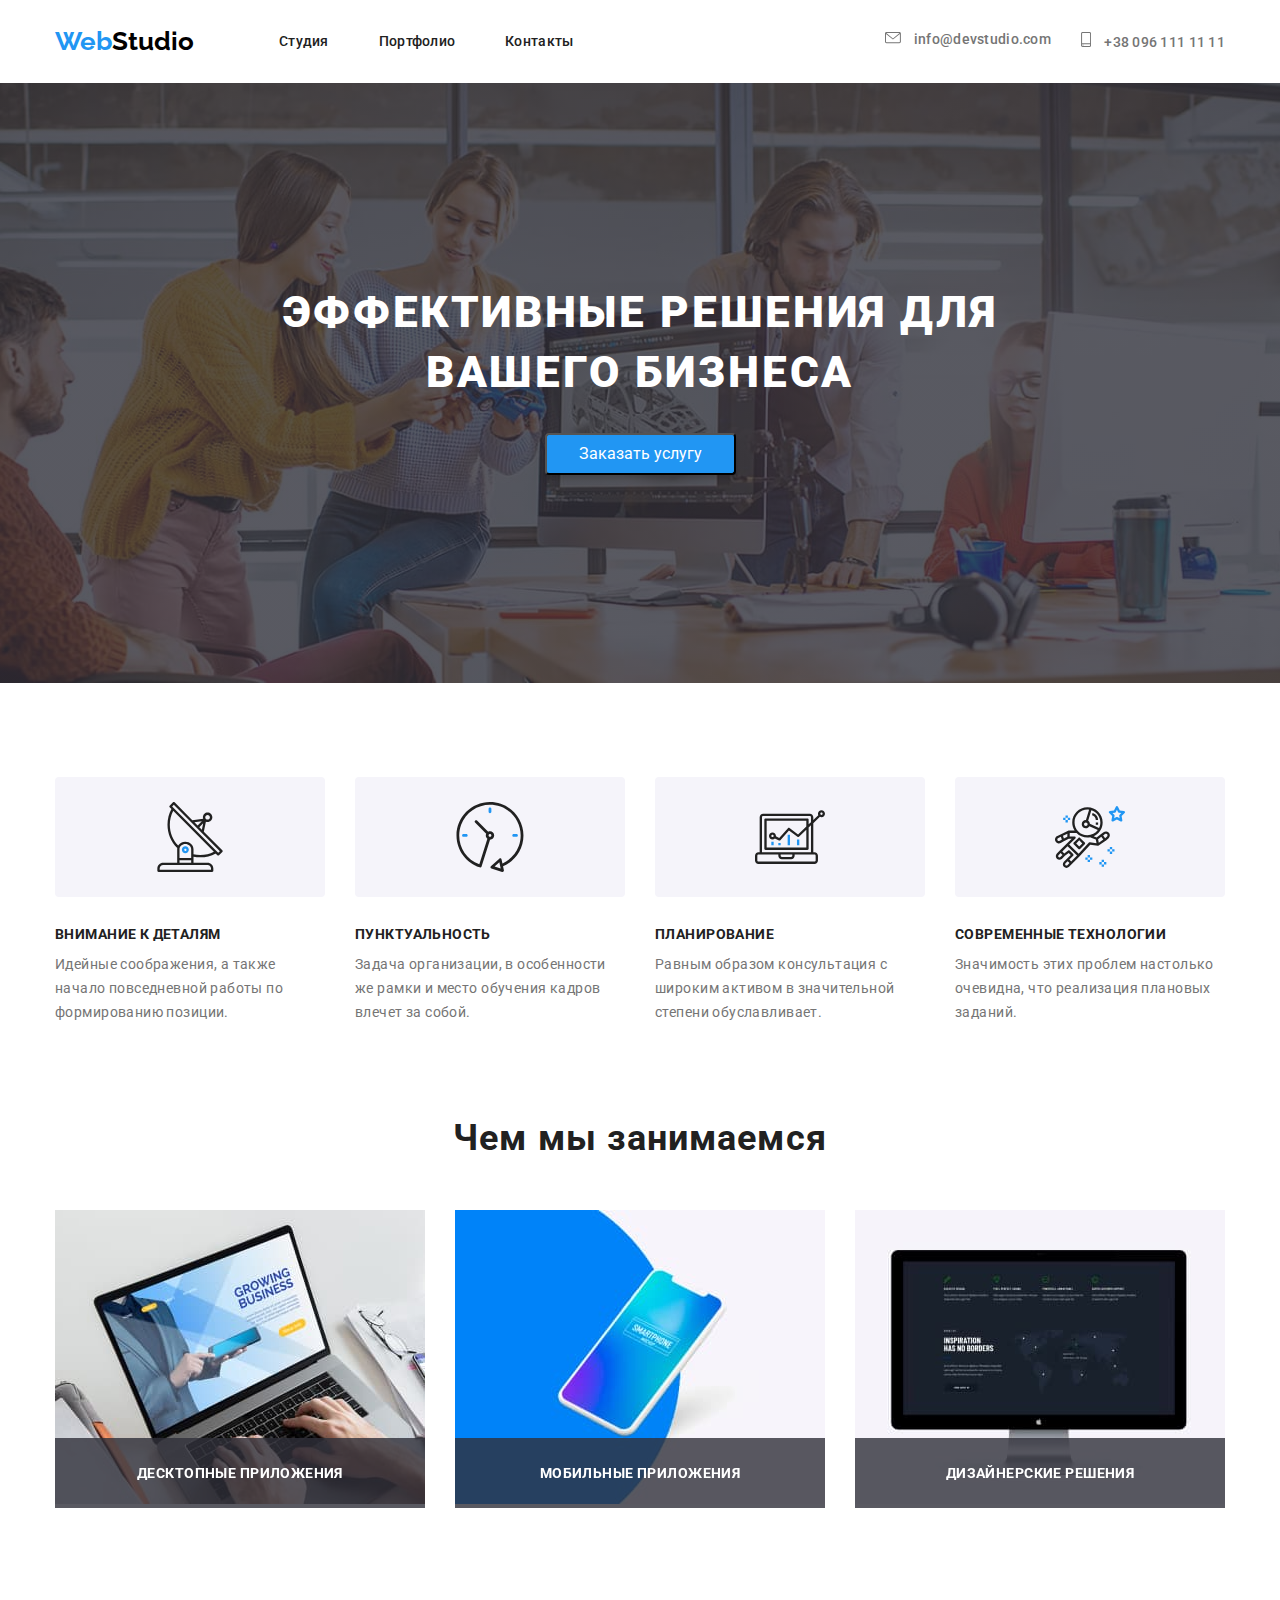
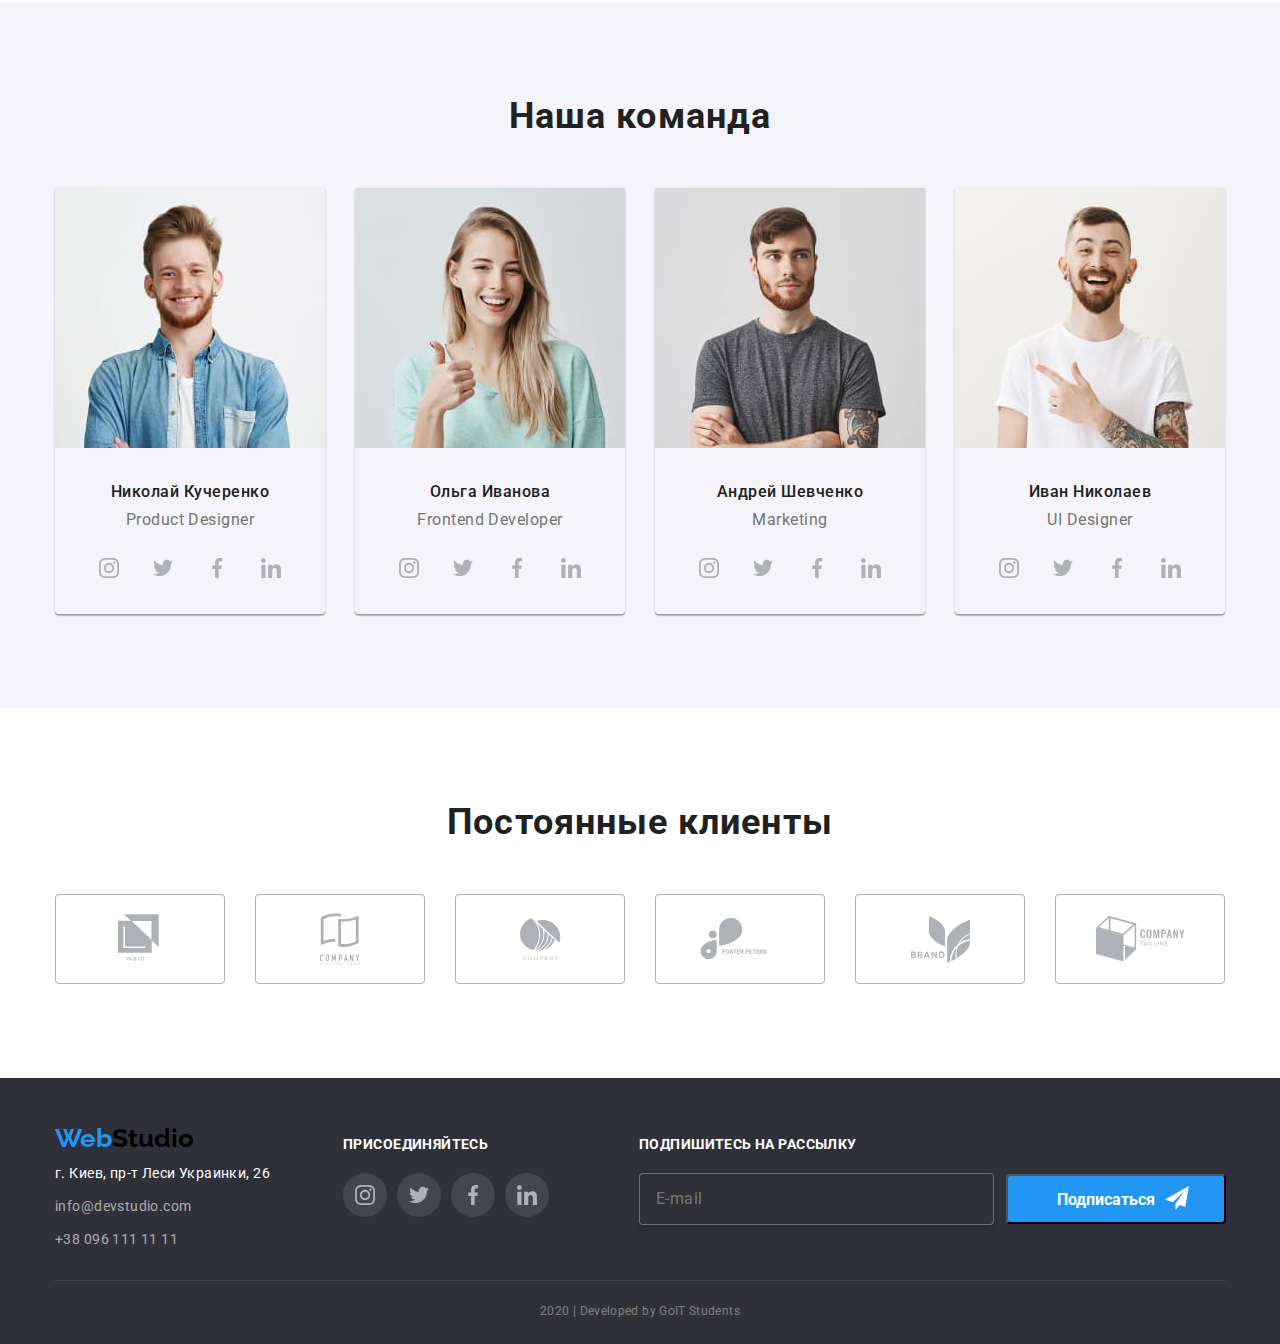
<file: index.html>
<!DOCTYPE html>
<html lang="ru">
  <head>
    <meta charset="UTF-8" />
    <meta name="viewport" content="width=device-width, initial-scale=1.0" />
    <title>Студия</title>
    <link href="https://fonts.googleapis.com/css2?family=Raleway:wght@400;700&family=Roboto:wght@400;500;700&display=swap" rel="stylesheet">
    <link rel="stylesheet" href="https://cdnjs.cloudflare.com/ajax/libs/modern-normalize/0.6.0/modern-normalize.min.css">
    <link rel="stylesheet" href="./css/main.min.css">
    <!-- <link rel="stylesheet" href="./css/normalize.css">
    <link rel="stylesheet" href="./css/main.css" /> -->
  </head>
  <body>
    <!-- menu navigation and contacts -->
    <header>
      <div class="container nav-flex">

        <a href="./index.html" class="logo"><span class="logo-design">Web</span>Studio</a>
      <nav>
        <ul class="menu-nav list">
          <li class="item">
            <a href="./index.html" class="link-nav underline-link">Студия</a>
          </li>
          <li class="item">
            <a href="./portfolio.html" target="_blank" class="link-nav underline-link">Портфолио</a>
          </li>
          <li class="item">
            <a href="" target="_blank" class="link-nav underline-link">Контакты</a>
          </li>
        </ul>
      </nav>
      
          <ul class="contact-nav list">
            <li class="item">
              <a href="mailto:info@devstudio.com" class="link-contact">
                <svg class="icon-contact-mail">
                  <use href="./images/symbol-defs.svg#mail"></use>
                </svg>
              info@devstudio.com</a>
            </li>
            <li class="item">
              <a href="tel:+380961111111" class="link-contact">
                <svg class="icon-contact-phon">
                  <use href="./images/symbol-defs.svg#smartphone"></use>
                </svg>
              +38 096 111 11 11</a>
            </li>
          </ul>
        
      </div>
    </header>
    <!-- view port -->
    <main>
      <!-- service order -->
      <section class="hero">
         <div class="hero-background">

        <h1 class="hero-title reset">эффективные решения для вашего бизнеса</h1>

        <button class="hero-button" data-modal-open>Заказать услугу</button>

             <div class="backdrop is-hidden" data-modal>
               <div class="modal">
                 <p class="modal-title">Оставьте свои данные, мы вам перезвоним</p>
                 
                 <div class="modal-close" data-modal-close>
                 <svg class="modal-close-icon" width="12" height="12" >
                  <use href="./images/symbol-defs.svg#close"> </use>
                </svg>
                </div>

                 <form autocomplete="off">

                 <div class="modal-form">
                   <input class="modal-fild" type="text" name="user-name" id="name" placeholder=" ">
                   <label class="modal-label" for="name">Имя</label>
                                      
                   <svg class="modal-icon" width="12" height="12" >
                    <use href="./images/symbol-defs.svg#person"> </use>
                  </svg>
                  </div>

                 <div class="modal-form">
                  <input class="modal-fild" type="tel" name="tel" id="tel" placeholder=" ">
                  <label class="modal-label" for="tel">Телефон</label>
                                  
                  <svg class="modal-icon" width="13" height="13">
                    <use href="./images/symbol-defs.svg#tell"> </use>
                  </svg>
                  </div>

                 <div class="modal-form">
                  <input class="modal-fild" type="email" name="email" id="email" placeholder=" ">
                  <label class="modal-label" for="email">Почта</label>
                                    
                  <svg class="modal-icon" width="15" height="12">
                    <use href="./images/symbol-defs.svg#email"> </use>
                  </svg>
                  </div>

                 <div class="form-textarea">
                  <textarea class="modal-textarea" name="comment" id="comment" placeholder=" "></textarea>
                  <label class="textarea-label" for="comment">Комментарий</label>
                 </div>
                                          <!-- checkbox -->
                                
                  <label class="checkbox-label">
                    <input class="checkbox" type="checkbox">
                  <span class="checkbox-icon"></span>
                    Соглашаюсь с рассылкой и принимаю 
                    <a class="checkbox-accept" href="">Условия договора</a>
                  </label>
                            
                 </form>

                 <button class="button-close" type="submit" data-modal-close>Отправить</button>
               
                </div>
             </div>
      
         </div>
      </section>
      <!-- company features -->
      <section class="section">
        <div class="container">
        <!-- invisible heading -->
        <h2 class="invisible">Преимущества компании</h2>

        <ul class="features list">
          <li class="item">
           <div class="icon">
            <svg class="icon-features">
              <use href="./images/symbol-defs.svg#antenna"> </use>
            </svg>
          </div>
            <h3 class="title reset">Внимание к деталям</h3>
            <p class="features-text reset">
              Идейные соображения, а также начало повседневной работы по
              формированию позиции.
            </p>
          </li>
          <li class="item">
            <div class="icon">
            <svg class="icon-features">
              <use href="./images/symbol-defs.svg#clock"> </use>
            </svg>
            </div>
            <h3 class="title reset">Пунктуальность</h3>
            <p class="features-text reset">
              Задача организации, в особенности же рамки и место обучения кадров
              влечет за собой.
            </p>
          </li>
          <li class="item">
            <div class="icon">
            <svg class="icon-features">
              <use href="./images/symbol-defs.svg#diagram"> </use>
            </svg>
          </div>
            <h3 class="title reset">Планирование</h3>
            <p class="features-text reset">
              Равным образом консультация с широким активом в значительной
              степени обуславливает.
            </p>
          </li>
          <li class="item">
            <div class="icon">
            <svg class="icon-features">
              <use href="./images/symbol-defs.svg#astronaut"> </use>
            </svg>
          </div>
            <h3 class="title reset">Современные технологии</h3>
            <p class="features-text reset">
              Значимость этих проблем настолько очевидна, что реализация
              плановых заданий.
            </p>
          </li>
        </ul>
      </div>
      </section>
      <!-- activity of the company -->
      <section class="section">
        <div class="container">
        <h2 class="section-title reset">Чем мы занимаемся</h2>

        <ul class="activity list">
          <li class="item activity-product">
            <img src="./images/img.jpg" alt="ноутбук" width="370" />
            <p class="activity-text reset">Десктопные приложения</p>
          </li>
          <li class="item activity-product">
            <img src="./images/box.jpg" alt="мобильный телефон" width="370" />
            <p class="activity-text reset">Мобильные приложения</p>
          </li>
          <li class="item activity-product">
            <img src="./images/img-m.jpg" alt="монитор" width="370" />
            <p class="activity-text reset">Дизайнерские решения</p>
          </li>
        </ul>
      </div>
      </section>
      <!-- command structure -->
      <section class="section-command">
        <div class="container">
        <h2 class="section-title reset">Наша команда</h2>

        <ul class="command list">
          <li class="item command-shadow">
            <img class="command-foto" src="./images/img-foto1.jpg" alt="фото Джона" width="270" />

            <h3 class="command-name reset">Николай Кучеренко</h3>
            <p class="command-text reset">Product Designer</p>
            <div>
            <ul class="social-first list">
              <li class="icon-item">
                <a href="" class="social-link">
                 <svg class="icon-social">
                 <use href="./images/symbol-defs.svg#instagram"> </use>
                </svg>
               </a>
              </li>
              <li class="icon-item">
                <a href="" class="social-link">
                  <svg class="icon-social">
                  <use href="./images/symbol-defs.svg#twitter"> </use>
                 </svg>
               </a>
              </li>
              <li class="icon-item">
                <a href="" class="social-link">
                 <svg class="icon-social">
                 <use href="./images/symbol-defs.svg#facebook"> </use>
               </svg>
               </a>
              </li>
              <li class="icon-item">
                <a href="" class="social-link">
                  <svg class="icon-social">
                  <use href="./images/symbol-defs.svg#linkedin"> </use>
               </svg>
               </a>
              </li>
            </ul>
            </div>
          </li>
          <li class="item command-shadow">
            <img class="command-foto" src="./images/img-foto2.jpg" alt="фото Марты" width="270" />

            <h3 class="command-name reset">Ольга Иванова</h3>
            <p class="command-text reset">Frontend Developer</p>
            <div>
              <ul class="social-first list">
                <li class="icon-item">
                  <a href="" class="social-link">
                   <svg class="icon-social">
                   <use href="./images/symbol-defs.svg#instagram"> </use>
                  </svg>
                 </a>
                </li>
                <li class="icon-item">
                  <a href="" class="social-link">
                    <svg class="icon-social">
                    <use href="./images/symbol-defs.svg#twitter"> </use>
                   </svg>
                 </a>
                </li>
                <li class="icon-item">
                  <a href="" class="social-link">
                   <svg class="icon-social">
                   <use href="./images/symbol-defs.svg#facebook"> </use>
                 </svg>
                 </a>
                </li>
                <li class="icon-item">
                  <a href="" class="social-link">
                    <svg class="icon-social">
                    <use href="./images/symbol-defs.svg#linkedin"> </use>
                 </svg>
                 </a>
                </li>
              </ul>
              </div>
          </li>
          <li class="item command-shadow">
            <img class="command-foto" src="./images/img-foto3.jpg" alt="фото Роберта" width="270" />

            <h3 class="command-name reset">Андрей Шевченко</h3>
            <p class="command-text reset">Marketing</p>
            <div>
              <ul class="social-first list">
                <li class="icon-item">
                  <a href="" class="social-link">
                   <svg class="icon-social">
                   <use href="./images/symbol-defs.svg#instagram"> </use>
                  </svg>
                 </a>
                </li>
                <li class="icon-item">
                  <a href="" class="social-link">
                    <svg class="icon-social">
                    <use href="./images/symbol-defs.svg#twitter"> </use>
                   </svg>
                 </a>
                </li>
                <li class="icon-item">
                  <a href="" class="social-link">
                   <svg class="icon-social">
                   <use href="./images/symbol-defs.svg#facebook"> </use>
                 </svg>
                 </a>
                </li>
                <li class="icon-item">
                  <a href="" class="social-link">
                    <svg class="icon-social">
                    <use href="./images/symbol-defs.svg#linkedin"> </use>
                 </svg>
                 </a>
                </li>
              </ul>
              </div>
          </li>
          <li class="item command-shadow">
            <img class="command-foto" src="./images/img-foto4.jpg" alt="фото Мартина" width="270" />

            <h3 class="command-name reset">Иван Николаев</h3>
            <p class="command-text reset" >UI Designer</p>
            <div>
              <ul class="social-first list">
                <li class="icon-item">
                  <a href="" class="social-link">
                   <svg class="icon-social">
                   <use href="./images/symbol-defs.svg#instagram"> </use>
                  </svg>
                 </a>
                </li>
                <li class="icon-item">
                  <a href="" class="social-link">
                    <svg class="icon-social">
                    <use href="./images/symbol-defs.svg#twitter"> </use>
                   </svg>
                 </a>
                </li>
                <li class="icon-item">
                  <a href="" class="social-link">
                   <svg class="icon-social">
                   <use href="./images/symbol-defs.svg#facebook"> </use>
                 </svg>
                 </a>
                </li>
                <li class="icon-item">
                  <a href="" class="social-link">
                    <svg class="icon-social">
                    <use href="./images/symbol-defs.svg#linkedin"> </use>
                 </svg>
                 </a>
                </li>
              </ul>
              </div>
          </li>
        </ul>
      </div>
      </section>
      <!-- company partners -->
      <section class="section">
        <div class="container">
        <h2 class="section-title reset">Постоянные клиенты</h2>

        <ul class="company list">
          <li class="item">
            <a href="" target="_blank" class="company-link">
              <svg class="icon-company" height="50" width="45">
                <use href="./images/symbol-defs.svg#logo1"></use>
              </svg>
            </a>
          </li>
          <li class="item">
            <a href="" target="_blank" class="company-link">
              <svg class="icon-company" height="52" width="40">
                <use href="./images/symbol-defs.svg#logo2"></use>
              </svg>
            </a>
          </li>
          <li class="item">
            <a href="" target="_blank" class="company-link">
              <svg class="icon-company" height="43" width="41">
                <use href="./images/symbol-defs.svg#logo3"></use>
              </svg>
            </a>
          </li>
          <li class="item">
            <a href="" target="_blank" class="company-link">
              <svg class="icon-company" height="42" width="80">
                <use href="./images/symbol-defs.svg#logo4"></use>
              </svg>
            </a>
          </li>
          <li class="item">
            <a href="" target="_blank" class="company-link">
              <svg class="icon-company" height="47" width="59">
                <use href="./images/symbol-defs.svg#logo5"></use>
              </svg>
            </a>
          </li>
          <li class="item">
            <a href="" target="_blank" class="company-link">
              <svg class="icon-company" height="46" width="89">
                <use href="./images/symbol-defs.svg#logo6"></use>
              </svg>
            </a>
          </li>
        </ul>
      </div>
      </section>
    </main>
    <!-- bottom section -->
    <footer>
      <div class="container">
      <!-- invisible heading -->
      <h2 class="invisible">Контакты</h2>
<div class="footer-flex">

<div class="address">
      <a href="./index.html" class="logo logo-footer"><span class="logo-design">Web</span>Studio</a>

      <address>
        <p class="address-text reset">г. Киев, пр-т Леси Украинки, 26</p>
      </address>
        <ul class="contact-footer list">
          <li>
            <a href="mailto:info@devstudio.com" class="link-footer mail-footer"
            >info@devstudio.com</a>
          </li>
          <li>
            <a href="tel:+380961111111" class="link-footer phon-footer"
            >+38 096 111 11 11</a>
          </li>
        </ul>
      
</div>
<div class="social">
      <b class="social-contact">присоединяйтесь</b>

      <ul class="social-list list">
        <li class="icon-footer">
          <a href="" class="social-link-second">
          <svg class="icon-social">
          <use href="./images/symbol-defs.svg#instagram"> </use>
         </svg>
        </a>
      </li>
        <li class="icon-footer">
          <a href="" class="social-link-second">
          <svg class="icon-social">
          <use href="./images/symbol-defs.svg#twitter"> </use>
         </svg>
        </a>
      </li>
        <li class="icon-footer">
          <a href="" class="social-link-second">
          <svg class="icon-social">
          <use href="./images/symbol-defs.svg#facebook"> </use>
        </svg>
      </a>
    </li>
        <li class="icon-footer">
          <a href="" class="social-link-second">
          <svg class="icon-social">
          <use href="./images/symbol-defs.svg#linkedin"> </use>
       </svg>
      </a>
    </li>
      </ul>
</div>
<div class="subscribe">
  <b class="subscribe-contact">подпишитесь на рассылку</b>

      <div class="footer-form">
<form>
  <label>
    <input type="email" name="email" placeholder="E-mail" class="footer-form-input">
  </label>
</form>
      <button class="button-footer" type="button">Подписаться
        <svg class="icon-send">
          <use href="./images/symbol-defs.svg#send"> </use>
        </svg>
      </button>
    </div>
</div>

</div>
<div class="cont-flex">
      <p class="cont-flex-copy reset">2020 | Developed by GoIT Students</p>
</div>

     </div>
    </footer>
    <script src="./js/modal.js"></script>
  </body>
</html>
</file>
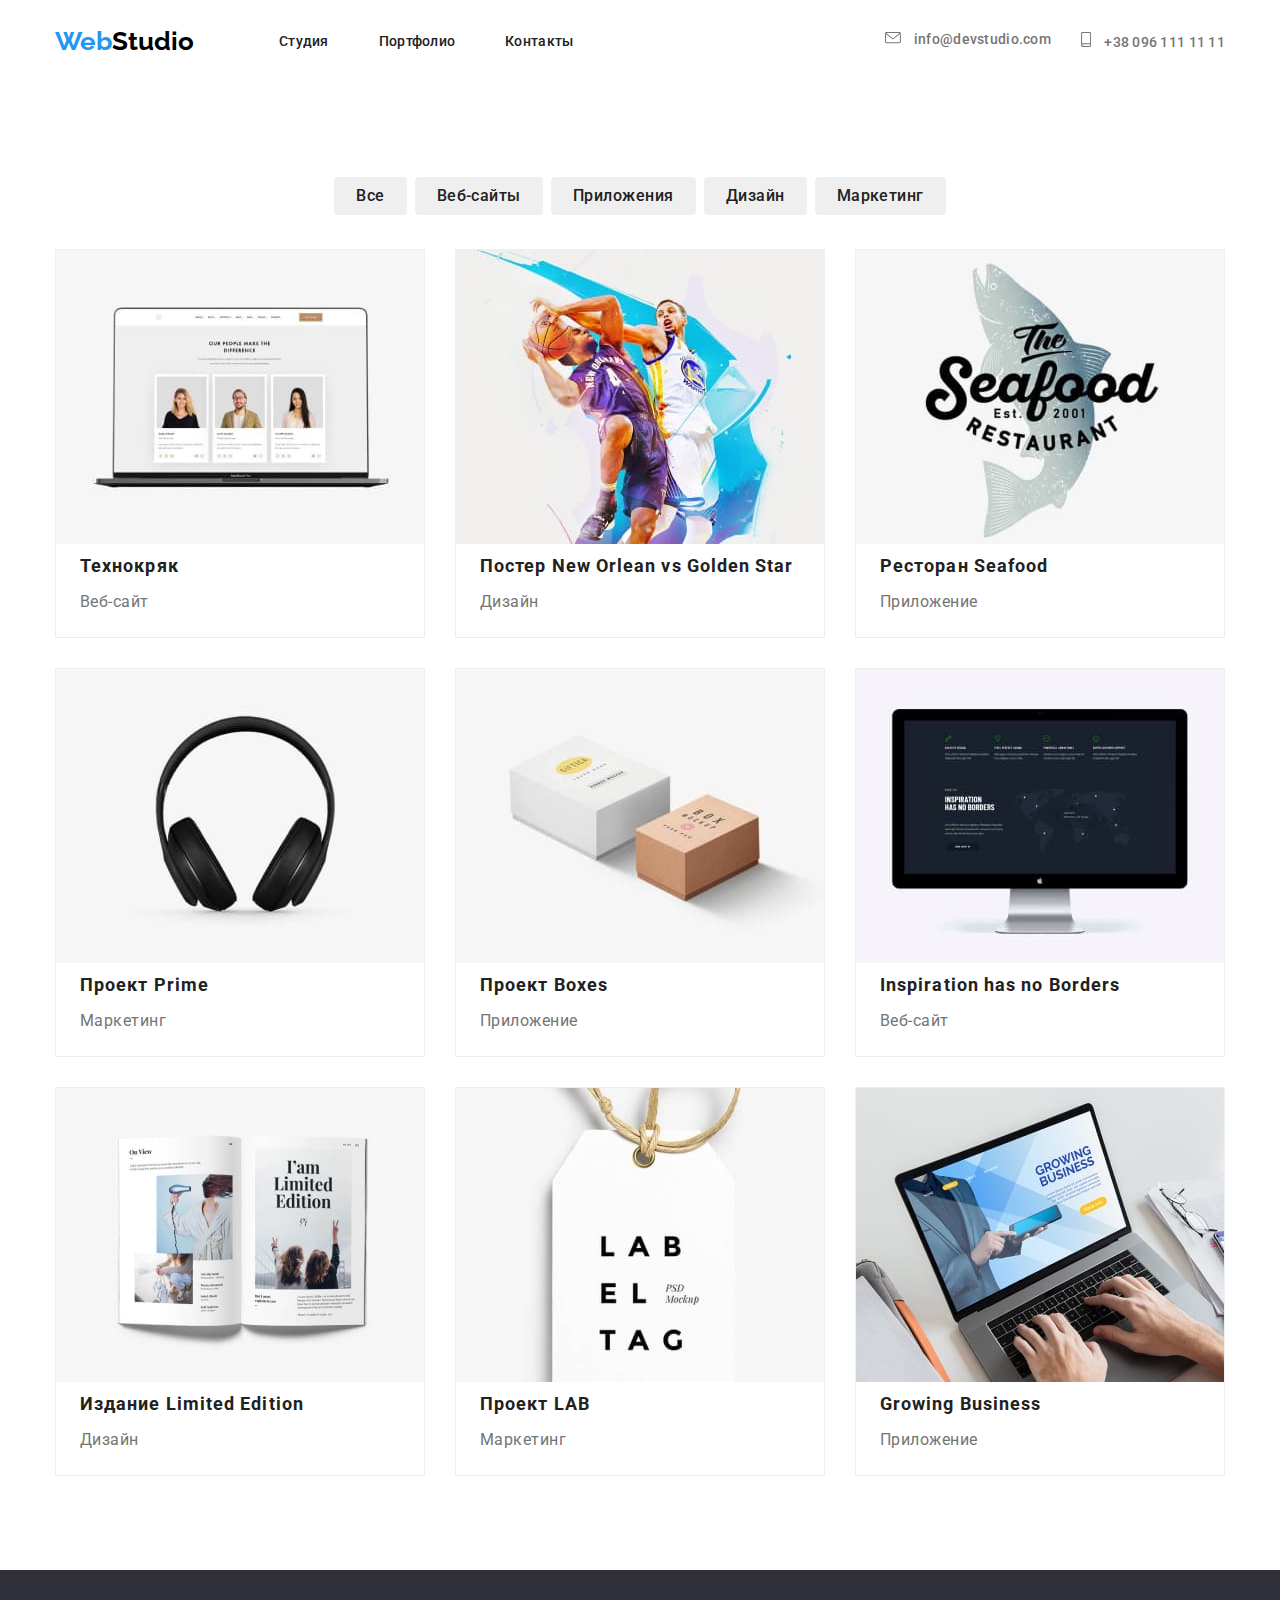
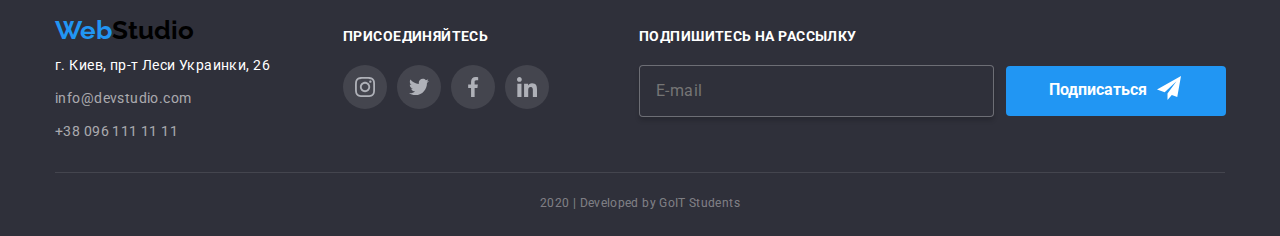
<file: portfolio.html>
<!DOCTYPE html>
<html lang="ru">
  <head>
    <meta charset="UTF-8" />
    <meta name="viewport" content="width=device-width, initial-scale=1.0" />
    <title>Портфолио</title>
    <link href="https://fonts.googleapis.com/css2?family=Raleway:wght@400;700&family=Roboto:wght@400;500;700&display=swap" rel="stylesheet">
    <link rel="stylesheet" href="https://cdnjs.cloudflare.com/ajax/libs/modern-normalize/0.6.0/modern-normalize.min.css">
    <link rel="stylesheet" href="./css/portfolio.min.css">
    <!-- <link rel="stylesheet" href="./css/normalize.css">
    <link rel="stylesheet" href="./css/main.css" /> -->
  </head>
  <body>
    <!-- menu navigation and contacts -->
    <header>
      <div class="container nav-flex">

        <a href="./index.html" class="logo"><span class="logo-design">Web</span>Studio</a>
      <nav>
        <ul class="menu-nav list">
          <li class="item">
            <a href="./index.html" class="link-nav underline-link">Студия</a>
          </li>
          <li class="item">
            <a href="./portfolio.html" target="_blank" class="link-nav underline-link">Портфолио</a>
          </li>
          <li class="item">
            <a href="" target="_blank" class="link-nav underline-link">Контакты</a>
          </li>
        </ul>
      </nav>
      
          <ul class="contact-nav list">
            <li class="item">
              <a href="mailto:info@devstudio.com" class="link-contact">
                <svg class="icon-contact-mail">
                  <use href="./images/symbol-defs.svg#mail"></use>
                </svg>
              info@devstudio.com</a>
            </li>
            <li class="item">
              <a href="tel:+380961111111" class="link-contact">
                <svg class="icon-contact-phon">
                  <use href="./images/symbol-defs.svg#smartphone"></use>
                </svg>
              +38 096 111 11 11</a>
            </li>
          </ul>
        
      </div>
    </header>
    <!-- view port -->
    <main>
      <!-- Portfolio -->
      <section class="section-gallery">

        <div class="container">
        <!-- invisible heading -->
        <h1 class="invisible">Примеры работ</h1>
        <!-- button filter -->
        <ul class="button-filter list">
          <li class="item">
            <button class="button-first button-second" type="button">Все</button>
          </li>
          <li class="item">
            <button class="button-first button-second"  type="button">Веб-сайты</button>
          </li>
          <li class="item">
            <button class="button-first button-second" type="button">Приложения</button>
          </li>
          <li class="item">
            <button class="button-first button-second" type="button">Дизайн</button>
          </li>
          <li class="item">
            <button class="button-first button-second" type="button">Маркетинг</button>
          </li>
        </ul>
        <!-- list of works -->
        <ul class="gallery list">
          <li class="item gallery-shadow">
            <a href="" class="product">
              
              <div class="product-thumb">
              <img src="./images/img1.jpg" alt="ноутбук" width="370" />
              <p class="hover-message">
                Технокряк это современная площадка распространения коронавируса.
                Компании используют эту платформу для цифрового шпионажа и атак
                на защищённые сервера конкурентов.
              </p>
              </div>
              
              <h2 class="gallery-title reset">Технокряк</h2>
              <p class="gallery-text reset">Веб-сайт</p>
            </a>
          </li>
          <li class="item gallery-shadow">
            <a href="" class="product">
              <div class="product-thumb">
              <img src="./images/img2.jpg" alt="баскетбол" width="370" />
              <p class="hover-message">
                Технокряк это современная площадка распространения коронавируса.
                Компании используют эту платформу для цифрового шпионажа и атак
                на защищённые сервера конкурентов.
              </p>
              </div>

              <h2 class="gallery-title reset">Постер New Orlean vs Golden Star</h2>
              <p class="gallery-text reset">Дизайн</p>
            </a>
          </li>
          <li class="item gallery-shadow">
            <a href="" class="product">
              <div class="product-thumb">
              <img src="./images/img3.jpg" alt="ресторан" width="370" />
              <p class="hover-message">
                Технокряк это современная площадка распространения коронавируса.
                Компании используют эту платформу для цифрового шпионажа и атак
                на защищённые сервера конкурентов.
              </p>
              </div>

              <h2 class="gallery-title reset">Ресторан Seafood</h2>
              <p class="gallery-text reset">Приложение</p>
            </a>
          </li>
          <li class="item gallery-shadow">
            <a href="" class="product">
              <div class="product-thumb">
              <img src="./images/img4.jpg" alt="наушники" width="370" />
              <p class="hover-message">
                Технокряк это современная площадка распространения коронавируса.
                Компании используют эту платформу для цифрового шпионажа и атак
                на защищённые сервера конкурентов.
              </p>
              </div>

              <h2 class="gallery-title reset">Проект Prime</h2>
              <p class="gallery-text reset">Маркетинг</p>
            </a>
          </li>
          <li class="item gallery-shadow">
            <a href="" class="product">
              <div class="product-thumb">
              <img src="./images/img5.jpg" alt="коробка" width="370" />
              <p class="hover-message">
                Технокряк это современная площадка распространения коронавируса.
                Компании используют эту платформу для цифрового шпионажа и атак
                на защищённые сервера конкурентов.
              </p>
              </div>

              <h2 class="gallery-title reset">Проект Boxes</h2>
              <p class="gallery-text reset">Приложение</p>
            </a>
          </li>
          <li class="item gallery-shadow">
            <a href="" class="product">
              <div class="product-thumb">
              <img src="./images/img-m.jpg" alt="монитор" width="370" />
              <p class="hover-message">
                Технокряк это современная площадка распространения коронавируса.
                Компании используют эту платформу для цифрового шпионажа и атак
                на защищённые сервера конкурентов.
              </p>
              </div>

              <h2 class="gallery-title reset" lang="en">Inspiration has no Borders</h2>
              <p class="gallery-text reset">Веб-сайт</p>
            </a>
          </li>
          <li class="item gallery-shadow">
            <a href="" class="product">
              <div class="product-thumb" >
              <img src="./images/img6.jpg" alt="журнал" width="370" />
              <p class="hover-message">
                Технокряк это современная площадка распространения коронавируса.
                Компании используют эту платформу для цифрового шпионажа и атак
                на защищённые сервера конкурентов.
              </p>
              </div>

              <h2 class="gallery-title reset">Издание Limited Edition</h2>
              <p class="gallery-text reset">Дизайн</p>
            </a>
          </li>
          <li class="item gallery-shadow">
            <a href="" class="product">
              <div class="product-thumb">
              <img src="./images/img7.jpg" alt="бирка" width="370" />
              <p class="hover-message">
                Технокряк это современная площадка распространения коронавируса.
                Компании используют эту платформу для цифрового шпионажа и атак
                на защищённые сервера конкурентов.
              </p>
              </div>

              <h2 class="gallery-title reset">Проект LAB</h2>
              <p class="gallery-text reset">Маркетинг</p>
            </a>
          </li>
          <li class="item gallery-shadow">
            <a href="" class="product">
              <div class="product-thumb">
              <img src="./images/img.jpg" alt="ноутбук" width="370" />
              <p class="hover-message">
                Технокряк это современная площадка распространения коронавируса.
                Компании используют эту платформу для цифрового шпионажа и атак
                на защищённые сервера конкурентов.
              </p>
              </div>

              <h2 class="gallery-title reset" lang="en">Growing Business</h2>
              <p class="gallery-text reset">Приложение</p>
            </a>
          </li>
        </ul>
      </div>
      </section>
    </main>
    <!-- bottom section -->
    <footer>
      <div class="container">
      <!-- invisible heading -->
      <h2 class="invisible">Контакты</h2>
      <div class="footer-flex">

      <div class="address">
      <a href="./index.html" class="logo logo-footer"><span class="logo-design">Web</span>Studio</a>

      <address>
        <p class="address-text reset">г. Киев, пр-т Леси Украинки, 26</p>

        <ul class="contact-footer list">
          <li>
            <a href="mailto:info@devstudio.com" class="link-footer mail-footer"
            >info@devstudio.com</a>
          </li>
          <li>
            <a href="tel:+380961111111" class="link-footer phon-footer"
            >+38 096 111 11 11</a>
          </li>
        </ul>
      </address>
      </div>
      <div class="social">
      <b class="social-contact">присоединяйтесь</b>

      <ul class="social-list list">
        <li class="icon-footer">
          <a href="" class="social-link-second">
          <svg class="icon-social">
          <use href="./images/symbol-defs.svg#instagram"> </use>
         </svg>
        </a>
      </li>
        <li class="icon-footer">
          <a href="" class="social-link-second">
          <svg class="icon-social">
          <use href="./images/symbol-defs.svg#twitter"> </use>
         </svg>
        </a>
      </li>
        <li class="icon-footer">
          <a href="" class="social-link-second">
          <svg class="icon-social">
          <use href="./images/symbol-defs.svg#facebook"> </use>
        </svg>
      </a>
    </li>
        <li class="icon-footer">
          <a href="" class="social-link-second">
          <svg class="icon-social">
          <use href="./images/symbol-defs.svg#linkedin"> </use>
       </svg>
      </a>
    </li>
      </ul>
      </div>
      <div class="subscribe">
        <b class="subscribe-contact">подпишитесь на рассылку</b>
  
        <div class="footer-form">
  <form>
    <label>
      <input type="email" name="email" placeholder="E-mail" class="footer-form-input">
    </label>
  </form>
        <button class="button-footer" type="button">Подписаться
          <svg class="icon-send">
            <use href="./images/symbol-defs.svg#send"> </use>
          </svg>
        </button>
      </div>
  </div>

      </div>
      <div class="cont-flex">
      <p class="cont-flex-copy reset">2020 | Developed by GoIT Students</p>
      </div>

     </div>
    </footer>
  </body>
</html>
</file>
<file: css/main.min.css>
body{color:#757575;background-color:#fff;font-family:"Roboto",sans;font-style:normal}.list{padding:0;margin:0;list-style:none}.reset{margin-top:0}.invisible{display:none}.container{width:1200px;padding-left:15px;padding-right:15px;margin-left:auto;margin-right:auto}.section{margin-bottom:94px}.section-title{margin-bottom:50px;color:#212121;font-weight:bold;font-size:36px;line-height:1.16;text-align:center;letter-spacing:0.03em}.title{margin-bottom:10px;color:#212121;font-weight:bold;font-size:14px;line-height:1.14;letter-spacing:0.03em;text-transform:uppercase}.logo{color:#000000;font-family:"Raleway",sans-serif;font-weight:bold;font-size:26px;line-height:1.20;text-decoration:none}.logo-design{color:#2196F3}.logo-footer{display:inline-block;margin-bottom:8px}.nav-flex{display:-webkit-box;display:-ms-flexbox;display:flex;-webkit-box-align:center;-ms-flex-align:center;align-items:center}.menu-nav{display:-webkit-box;display:-ms-flexbox;display:flex;margin-left:85px}.menu-nav .item{position:relative}.menu-nav .item:not(:last-child){margin-right:50px}.menu-nav .link-nav{display:block;padding-top:32px;padding-bottom:32px;color:#212121;font-weight:500;font-size:14px;line-height:1.14;letter-spacing:0.02em;text-decoration:none}.menu-nav .link-nav:hover,.menu-nav .link-nav:focus{color:#2196F3;outline:transparent}.underline-link::after{content:'';display:block;position:absolute;width:100%;height:4px;background-color:#2196F3;border-radius:2px;left:0;bottom:0;-webkit-transform:scaleX(0);transform:scaleX(0)}.underline-link:hover::after,.underline-link:focus::after,.underline-link:active::after{-webkit-transform:scaleX(1);transform:scaleX(1);-webkit-transition-duration:250ms;transition-duration:250ms;-webkit-transition-timing-function:cubic-bezier(0.4, 0, 0.2, 1);transition-timing-function:cubic-bezier(0.4, 0, 0.2, 1);outline:transparent}.contact-nav{display:-webkit-box;display:-ms-flexbox;display:flex;margin-left:auto}.contact-nav .item:not(:last-child){margin-right:30px}.contact-nav .link-contact{display:block;padding-top:32px;padding-bottom:32px;color:#757575;font-style:normal;font-weight:500;font-size:14px;line-height:1.14;letter-spacing:0.02em;text-decoration:none}.contact-nav .link-contact:hover,.contact-nav .link-contact:focus{color:#2196F3;outline:transparent}.link-contact .icon-contact-mail{fill:#757575}.icon-contact-mail{height:12px;width:16px;margin-right:10px}.link-contact:hover,.link-contact:focus .icon-contact-mail{--color3: #2196F3;outline:transparent}.link-contact .icon-contact-phon{fill:#757575}.icon-contact-phon{height:15px;width:10px;margin-right:10px}.link-contact:hover,.link-contact:focus .icon-contact-mail{--color3: #2196F3;outline:transparent}footer{background-color:#2F303A}.footer-flex{display:-webkit-box;display:-ms-flexbox;display:flex}.address{margin-top:45px}.address-text{margin-bottom:9px;min-width:220px;color:#fff;font-style:normal;font-weight:normal;font-size:14px;line-height:1.7;letter-spacing:0.03em}.mail-footer{display:inline-block;margin-bottom:9px}.phon-footer{display:inline-block;margin-bottom:28px}.contact-footer .link-footer{color:rgba(255,255,255,0.6);font-style:normal;font-weight:normal;font-size:14px;line-height:1.7;letter-spacing:0.03em;text-decoration:none}.social{-webkit-box-pack:left;-ms-flex-pack:left;justify-content:left;margin-top:57px;margin-left:68px}.social-contact{display:inline-block;margin-bottom:20px;color:#fff;font-weight:bold;font-size:14px;line-height:1.14;letter-spacing:0.03em;text-transform:uppercase}.social-list{display:-webkit-box;display:-ms-flexbox;display:flex}.icon-footer:not(:first-child){margin-left:10px}.icon-social{padding:0;margin:0;height:20px;width:20px}.social-link-second{display:-webkit-inline-box;display:-ms-inline-flexbox;display:inline-flex;-webkit-box-pack:center;-ms-flex-pack:center;justify-content:center;-webkit-box-align:center;-ms-flex-align:center;align-items:center;padding:0;margin:0;height:44px;width:44px;border-radius:50px;background-color:rgba(255,255,255,0.1)}.social-link-second:hover,.social-link-second:focus{background-color:#2196F3;outline:transparent}.social-link-second:hover,.social-link-second:focus .icon-social{--color3: #ffffff;outline:transparent}.subscribe{margin-top:57px;margin-left:90px}.subscribe-contact{display:inline-block;margin-bottom:20px;color:#fff;font-weight:bold;font-size:14px;line-height:1.14;letter-spacing:0.03em;text-transform:uppercase}.footer-form{display:-webkit-box;display:-ms-flexbox;display:flex;-webkit-box-pack:center;-ms-flex-pack:center;justify-content:center;-webkit-box-align:center;-ms-flex-align:center;align-items:center}.footer-form-input{width:355px;padding:15px 16px;border:1px solid rgba(255,255,255,0.3);-webkit-box-shadow:0px 4px 4px rgba(0,0,0,0.15);box-shadow:0px 4px 4px rgba(0,0,0,0.15);border-radius:4px;font-style:normal;font-weight:normal;font-size:16px;line-height:1.25;-webkit-box-align:center;-ms-flex-align:center;align-items:center;letter-spacing:0.03em;background:#2F303A;color:rgba(255,255,255,0.6)}.icon-send{height:24px;width:24px;margin-left:10px;margin-right:10px}.button-footer{display:-webkit-inline-box;display:-ms-inline-flexbox;display:inline-flex;-webkit-box-pack:center;-ms-flex-pack:center;justify-content:center;-webkit-box-align:left;-ms-flex-align:left;align-items:left;height:50px;width:220px;margin-left:12px;padding-top:10px;padding-left:30px;padding-bottom:10px;border-radius:4px;color:#fff;background-color:#2196F3;font-style:normal;font-weight:bold;font-size:16px;line-height:1.8;text-align:center;text-decoration:none;letter-spacing:normal}.cont-flex{padding-top:18px;padding-bottom:21px;border-top:1px solid rgba(255,255,255,0.1)}.cont-flex-copy{margin-bottom:0;color:rgba(255,255,255,0.4);font-weight:normal;font-size:12px;line-height:2;text-align:center;letter-spacing:0.03em}.hero{margin-bottom:94px;text-align:center}.hero-background{height:600px;max-width:1600px;margin-left:auto;margin-right:auto;background-position:center;background-repeat:no-repeat;background-size:cover;background-image:-webkit-gradient(linear, left top, right top, from(rgba(47,48,58,0.8)), to(rgba(47,48,58,0.8))),url("../images/Header.jpg");background-image:linear-gradient(to right, rgba(47,48,58,0.8), rgba(47,48,58,0.8)),url("../images/Header.jpg");background-color:#757575}.hero-title{padding-top:200px;padding-left:250px;padding-right:250px;margin-bottom:30px;color:#fff;font-weight:900;font-size:44px;line-height:1.36;letter-spacing:0.06em;text-align:center;text-transform:uppercase}.hero-button{display:inline-block;padding:10px 32px 10px 32px;border-radius:4px;-webkit-box-shadow:0px 4px 4px rgba(0,0,0,0.15);box-shadow:0px 4px 4px rgba(0,0,0,0.15);color:#fff;background-color:#2196F3;text-align:center;text-decoration:none}.backdrop{position:fixed;top:0;left:0;width:100%;height:100%;-webkit-transition:opacity 250ms cubic-bezier(0.4, 0, 0.2, 1);transition:opacity 250ms cubic-bezier(0.4, 0, 0.2, 1);background-color:rgba(0,0,0,0.2)}.backdrop.is-hidden{opacity:0;pointer-events:none}.backdrop.is-hidden .modal{-webkit-transform:translate(-50%, -50%) scale(1.1);transform:translate(-50%, -50%) scale(1.1)}.modal{position:absolute;top:50%;left:50%;-webkit-transform:translate(-50%, -50%) scale(1);transform:translate(-50%, -50%) scale(1);-webkit-transition:-webkit-transform 250ms cubic-bezier(0.4, 0, 0.2, 1);transition:-webkit-transform 250ms cubic-bezier(0.4, 0, 0.2, 1);transition:transform 250ms cubic-bezier(0.4, 0, 0.2, 1);transition:transform 250ms cubic-bezier(0.4, 0, 0.2, 1), -webkit-transform 250ms cubic-bezier(0.4, 0, 0.2, 1);min-width:530px;min-height:580px;background:#FFFFFF;-webkit-box-shadow:0px 2px 1px rgba(0,0,0,0.2),0px 1px 1px rgba(0,0,0,0.14),0px 1px 3px rgba(0,0,0,0.12);box-shadow:0px 2px 1px rgba(0,0,0,0.2),0px 1px 1px rgba(0,0,0,0.14),0px 1px 3px rgba(0,0,0,0.12);border-radius:4px}.modal-title{margin:0;padding:40px 40px 30px 40px;font-weight:bold;font-size:20px;line-height:1.15;text-align:center;letter-spacing:0.03em;color:#212121}.modal-close{position:absolute;top:0;right:0;display:-webkit-box;display:-ms-flexbox;display:flex;-webkit-box-pack:center;-ms-flex-pack:center;justify-content:center;-webkit-box-align:center;-ms-flex-align:center;align-items:center;margin-top:8px;margin-right:8px;width:30px;height:30px;border-radius:50px;border:1px solid rgba(0,0,0,0.1)}.modal-close-icon{fill:#212121}.modal-close:hover>.modal-close-icon{--color3: #2196F3}.modal-form{position:relative;margin-left:40px;margin-bottom:30px;margin-right:0;width:450px;height:40px}.modal-label{position:absolute;top:50%;left:40px;-webkit-transform:translateY(-50%);transform:translateY(-50%);-webkit-transition:-webkit-transform 250ms linear;transition:-webkit-transform 250ms linear;transition:transform 250ms linear;transition:transform 250ms linear, -webkit-transform 250ms linear;font-weight:normal;font-size:14px;line-height:1.1;letter-spacing:0.01em}.modal-icon{position:absolute;top:0;left:0;-webkit-transform:translate(15px, 15px);transform:translate(15px, 15px);fill:#212121}.modal-fild{width:100%;padding:10px 40px;border:1px solid rgba(33,33,33,0.2);border-radius:4px;outline:none}.modal-fild:focus{border:1px solid #2196F3;border-radius:4px}.modal-fild:focus ~ .modal-icon{--color3: #2196F3}.modal-fild:focus+.modal-label,.modal-fild:not(:placeholder-shown)+.modal-label{-webkit-transform:translate(-25px, -40px);transform:translate(-25px, -40px);color:#2196F3}textarea{resize:none}.form-textarea{position:relative;width:450px;height:120px;margin-left:40px;margin-bottom:20px}.textarea-label{position:absolute;top:0;left:0;-webkit-transform:translate(15%, 70%);transform:translate(15%, 70%);-webkit-transition:-webkit-transform 250ms linear;transition:-webkit-transform 250ms linear;transition:transform 250ms linear;transition:transform 250ms linear, -webkit-transform 250ms linear;font-weight:normal;font-size:14px;line-height:1.1;letter-spacing:0.01em}.modal-textarea{width:100%;height:120px;padding:12px 15px;border:1px solid rgba(33,33,33,0.2);border-radius:4px;outline:none}.modal-textarea:focus{border:1px solid #2196F3;border-radius:4px}.modal-textarea:focus+.textarea-label,.modal-textarea:not(:placeholder-shown)+.textarea-label{-webkit-transform:translate(15px, -20px);transform:translate(15px, -20px);color:#2196F3}.checkbox{position:absolute;-webkit-appearance:none;-moz-appearance:none;appearance:none}.checkbox-icon{display:inline-block;margin-right:9px;width:16px;height:15px;border:1px solid #212121;border-radius:1px}.checkbox:checked+.checkbox-icon{border-color:#2196F3;background-color:#2196F3;background-image:url("../images/check.svg");background-size:contain;background-origin:border-box}.checkbox-label{display:-webkit-box;display:-ms-flexbox;display:flex;-webkit-box-align:center;-ms-flex-align:center;align-items:center;margin-left:50px;font-weight:normal;font-size:14px;line-height:1.8;letter-spacing:0.03em}.checkbox-accept{margin-left:4px;color:#2196F3}.button-close{margin-top:30px;min-width:200px;min-height:50px;font-weight:bold;font-size:16px;line-height:1.8;letter-spacing:0.06em;color:#fff;background-color:#2196F3;-webkit-box-shadow:0px 4px 4px rgba(0,0,0,0.15);box-shadow:0px 4px 4px rgba(0,0,0,0.15);border-radius:4px}.features{display:-webkit-box;display:-ms-flexbox;display:flex}.features .item:not(:first-child){margin-left:30px}.features .item{width:270px}.features-text{margin-bottom:0;font-weight:normal;font-size:14px;line-height:1.7;letter-spacing:0.03em}.icon{display:-webkit-box;display:-ms-flexbox;display:flex;height:120px;width:270px;margin-bottom:30px;background:#F5F4FA;border-radius:4px;-webkit-box-pack:center;-ms-flex-pack:center;justify-content:center}.icon-features{width:70px;height:70px;margin-top:25px}.activity{display:-webkit-box;display:-ms-flexbox;display:flex}.activity .item:not(:first-child){margin-left:30px}.activity-product{position:relative}.activity-text{position:absolute;bottom:0%;left:0%;width:370px;height:70px;margin-bottom:0;padding-top:27px;font-style:normal;font-weight:bold;font-size:14px;line-height:16px;text-align:center;letter-spacing:0.03em;text-transform:uppercase;background:rgba(47,48,58,0.8);color:#fff}.section-command{margin-bottom:94px;padding-top:94px;padding-bottom:94px;background-color:#F5F4FA}.command{display:-webkit-box;display:-ms-flexbox;display:flex;-webkit-box-pack:center;-ms-flex-pack:center;justify-content:center}.command-shadow{-webkit-box-shadow:0px 2px 1px rgba(0,0,0,0.2),0px 1px 1px rgba(0,0,0,0.14),0px 1px 3px rgba(0,0,0,0.12);box-shadow:0px 2px 1px rgba(0,0,0,0.2),0px 1px 1px rgba(0,0,0,0.14),0px 1px 3px rgba(0,0,0,0.12);border-radius:0px 0px 4px 4px}.command .item:not(:first-child){margin-left:30px}.command-foto{margin-bottom:30px}.command-name{margin-bottom:10px;color:#212121;font-weight:500;font-size:16px;line-height:1.18;letter-spacing:0.03em;text-align:center}.command-text{margin-bottom:16px;font-weight:normal;font-size:16px;line-height:1.18;letter-spacing:0.03em;text-align:center}.social-first{display:-webkit-box;display:-ms-flexbox;display:flex;margin-top:16px;margin-left:32px;margin-bottom:24px;margin-right:32px}.icon-item:not(:first-child){margin-left:10px}.icon-social{padding:0;margin:0;height:20px;width:20px}.social-link{display:-webkit-inline-box;display:-ms-inline-flexbox;display:inline-flex;-webkit-box-pack:center;-ms-flex-pack:center;justify-content:center;-webkit-box-align:center;-ms-flex-align:center;align-items:center;padding:0;margin:0;height:44px;width:44px;border-radius:50px;background-color:transparent}.social-link .icon-social{fill:#AFB1B8}.social-link:hover,.social-link:focus{background-color:#2196F3;outline:transparent}.social-link:hover,.social-link:focus .icon-social{--color3: #FFFFFF;outline:transparent}.company{display:-webkit-box;display:-ms-flexbox;display:flex;-ms-flex-pack:distribute;justify-content:space-around}.company .item:not(:first-child){margin-left:30px}.company-link{display:-webkit-inline-box;display:-ms-inline-flexbox;display:inline-flex;-webkit-box-pack:center;-ms-flex-pack:center;justify-content:center;-webkit-box-align:center;-ms-flex-align:center;align-items:center;height:90px;width:170px;border:1px solid #AFB1B8;border-radius:4px}.company-link .icon-company{fill:#AFB1B8}.company-link:hover,.company-link:focus{border:1px solid #2196F3;border-radius:4px;outline:transparent}.company-link:hover,.company-link:focus .icon-company{--color3: #2196F3;outline:transparent}
/*# sourceMappingURL=main.min.css.map */
</file>
<file: css/main.css>
body {
  color: #757575;
  background-color: #ffffff;
  font-family: "Roboto", sans;
  font-style: normal;
}

/* hiden mark; reset ul */
.list {
  padding: 0;
  margin: 0;
  list-style: none;
}

/* reset (h, p) */
.reset {
  margin-top: 0;
}

/* temporary hide */
.invisible {
  display: none;
}

/* main-div */
.container {
  width: 1200px;
  padding-left: 15px;
  padding-right: 15px;
  margin-left: auto;
  margin-right: auto;
  /* outline: 2px solid tomato;  */
}

.section {
  margin-bottom: 94px;
}

/* main - section */
/* h2 */
.section-title {
  margin-bottom: 50px;
  color: #212121;
  font-weight: bold;
  font-size: 36px;
  line-height: 1.16;
  text-align: center;
  letter-spacing: 0.03em;
}

/* h3  */
.title {
  margin-bottom: 10px;
  color: #212121;
  font-weight: bold;
  font-size: 14px;
  line-height: 1.14;
  letter-spacing: 0.03em;
  text-transform: uppercase;
}

/* logo */
.logo {
  color: #000000;
  font-family: "Raleway", sans-serif;
  font-weight: bold;
  font-size: 26px;
  line-height: 1.20;
  text-decoration: none;
}

.logo-design {
  color: #2196F3;
}

.logo-footer {
  display: inline-block;
  margin-bottom: 8px;
}

/* navigation */
.nav-flex {
  display: -webkit-box;
  display: -ms-flexbox;
  display: flex;
  -webkit-box-align: center;
      -ms-flex-align: center;
          align-items: center;
}

.menu-nav {
  display: -webkit-box;
  display: -ms-flexbox;
  display: flex;
  margin-left: 85px;
}

.menu-nav .item {
  position: relative;
}

.menu-nav .item:not(:last-child) {
  margin-right: 50px;
}

.menu-nav .link-nav {
  display: block;
  padding-top: 32px;
  padding-bottom: 32px;
  color: #212121;
  font-weight: 500;
  font-size: 14px;
  line-height: 1.14;
  letter-spacing: 0.02em;
  text-decoration: none;
}

.menu-nav .link-nav:hover, .menu-nav .link-nav:focus {
  color: #2196F3;
  outline: transparent;
}

.underline-link::after {
  content: '';
  display: block;
  position: absolute;
  width: 100%;
  height: 4px;
  background-color: #2196F3;
  border-radius: 2px;
  left: 0;
  bottom: 0;
  -webkit-transform: scaleX(0);
          transform: scaleX(0);
}

.underline-link:hover::after,
.underline-link:focus::after,
.underline-link:active::after {
  -webkit-transform: scaleX(1);
          transform: scaleX(1);
  -webkit-transition-duration: 250ms;
          transition-duration: 250ms;
  -webkit-transition-timing-function: cubic-bezier(0.4, 0, 0.2, 1);
          transition-timing-function: cubic-bezier(0.4, 0, 0.2, 1);
  outline: transparent;
}

/* contact */
.contact-nav {
  display: -webkit-box;
  display: -ms-flexbox;
  display: flex;
  margin-left: auto;
}

.contact-nav .item:not(:last-child) {
  margin-right: 30px;
}

.contact-nav .link-contact {
  display: block;
  padding-top: 32px;
  padding-bottom: 32px;
  color: #757575;
  font-style: normal;
  font-weight: 500;
  font-size: 14px;
  line-height: 1.14;
  letter-spacing: 0.02em;
  text-decoration: none;
}

.contact-nav .link-contact:hover, .contact-nav .link-contact:focus {
  color: #2196F3;
  outline: transparent;
}

/* icon-contact */
.link-contact .icon-contact-mail {
  fill: #757575;
}

.icon-contact-mail {
  height: 12px;
  width: 16px;
  margin-right: 10px;
}

.link-contact:hover,
.link-contact:focus .icon-contact-mail {
  --color3: #2196F3;
  outline: transparent;
}

.link-contact .icon-contact-phon {
  fill: #757575;
}

.icon-contact-phon {
  height: 15px;
  width: 10px;
  margin-right: 10px;
}

.link-contact:hover,
.link-contact:focus .icon-contact-mail {
  --color3: #2196F3;
  outline: transparent;
}

footer {
  background-color: #2F303A;
}

/* footer container */
.footer-flex {
  display: -webkit-box;
  display: -ms-flexbox;
  display: flex;
}

/* address container */
.address {
  margin-top: 45px;
}

.address-text {
  margin-bottom: 9px;
  min-width: 220px;
  color: #ffffff;
  font-style: normal;
  font-weight: normal;
  font-size: 14px;
  line-height: 1.7;
  letter-spacing: 0.03em;
}

.mail-footer {
  display: inline-block;
  margin-bottom: 9px;
}

.phon-footer {
  display: inline-block;
  margin-bottom: 28px;
}

.contact-footer .link-footer {
  color: rgba(255, 255, 255, 0.6);
  font-style: normal;
  font-weight: normal;
  font-size: 14px;
  line-height: 1.7;
  letter-spacing: 0.03em;
  text-decoration: none;
}

/* social container */
.social {
  -webkit-box-pack: left;
      -ms-flex-pack: left;
          justify-content: left;
  margin-top: 57px;
  margin-left: 68px;
}

.social-contact {
  display: inline-block;
  margin-bottom: 20px;
  color: #ffffff;
  font-weight: bold;
  font-size: 14px;
  line-height: 1.14;
  letter-spacing: 0.03em;
  text-transform: uppercase;
}

.social-list {
  display: -webkit-box;
  display: -ms-flexbox;
  display: flex;
}

.icon-footer:not(:first-child) {
  margin-left: 10px;
}

.icon-social {
  padding: 0;
  margin: 0;
  height: 20px;
  width: 20px;
}

.social-link-second {
  display: -webkit-inline-box;
  display: -ms-inline-flexbox;
  display: inline-flex;
  -webkit-box-pack: center;
      -ms-flex-pack: center;
          justify-content: center;
  -webkit-box-align: center;
      -ms-flex-align: center;
          align-items: center;
  padding: 0;
  margin: 0;
  height: 44px;
  width: 44px;
  border-radius: 50px;
  background-color: rgba(255, 255, 255, 0.1);
}

.social-link-second:hover, .social-link-second:focus {
  background-color: #2196F3;
  outline: transparent;
}

.social-link-second:hover,
.social-link-second:focus .icon-social {
  --color3: #ffffff;
  outline: transparent;
}

/* subscriber container */
.subscribe {
  margin-top: 57px;
  margin-left: 90px;
}

.subscribe-contact {
  display: inline-block;
  margin-bottom: 20px;
  color: #ffffff;
  font-weight: bold;
  font-size: 14px;
  line-height: 1.14;
  letter-spacing: 0.03em;
  text-transform: uppercase;
}

.footer-form {
  display: -webkit-box;
  display: -ms-flexbox;
  display: flex;
  -webkit-box-pack: center;
      -ms-flex-pack: center;
          justify-content: center;
  -webkit-box-align: center;
      -ms-flex-align: center;
          align-items: center;
}

.footer-form-input {
  width: 355px;
  padding: 15px 16px;
  border: 1px solid rgba(255, 255, 255, 0.3);
  -webkit-box-shadow: 0px 4px 4px rgba(0, 0, 0, 0.15);
          box-shadow: 0px 4px 4px rgba(0, 0, 0, 0.15);
  border-radius: 4px;
  font-style: normal;
  font-weight: normal;
  font-size: 16px;
  line-height: 1.25;
  -webkit-box-align: center;
      -ms-flex-align: center;
          align-items: center;
  letter-spacing: 0.03em;
  background: #2F303A;
  color: rgba(255, 255, 255, 0.6);
}

.icon-send {
  height: 24px;
  width: 24px;
  margin-left: 10px;
  margin-right: 10px;
}

.button-footer {
  display: -webkit-inline-box;
  display: -ms-inline-flexbox;
  display: inline-flex;
  -webkit-box-pack: center;
      -ms-flex-pack: center;
          justify-content: center;
  -webkit-box-align: left;
      -ms-flex-align: left;
          align-items: left;
  height: 50px;
  width: 220px;
  margin-left: 12px;
  padding-top: 10px;
  padding-left: 30px;
  padding-bottom: 10px;
  border-radius: 4px;
  color: #ffffff;
  background-color: #2196F3;
  font-style: normal;
  font-weight: bold;
  font-size: 16px;
  line-height: 1.8;
  text-align: center;
  text-decoration: none;
  letter-spacing: normal;
}

/* copy container */
.cont-flex {
  padding-top: 18px;
  padding-bottom: 21px;
  border-top: 1px solid rgba(255, 255, 255, 0.1);
}

.cont-flex-copy {
  margin-bottom: 0;
  color: rgba(255, 255, 255, 0.4);
  font-weight: normal;
  font-size: 12px;
  line-height: 2;
  text-align: center;
  letter-spacing: 0.03em;
}

/* section - service order */
.hero {
  margin-bottom: 94px;
  text-align: center;
}

.hero-background {
  height: 600px;
  max-width: 1600px;
  margin-left: auto;
  margin-right: auto;
  background-position: center;
  background-repeat: no-repeat;
  background-size: cover;
  background-image: -webkit-gradient(linear, left top, right top, from(rgba(47, 48, 58, 0.8)), to(rgba(47, 48, 58, 0.8))), url("../images/Header.jpg");
  background-image: linear-gradient(to right, rgba(47, 48, 58, 0.8), rgba(47, 48, 58, 0.8)), url("../images/Header.jpg");
  background-color: #757575;
}

.hero-title {
  padding-top: 200px;
  padding-left: 250px;
  padding-right: 250px;
  margin-bottom: 30px;
  color: #ffffff;
  font-weight: 900;
  font-size: 44px;
  line-height: 1.36;
  letter-spacing: 0.06em;
  text-align: center;
  text-transform: uppercase;
}

.hero-button {
  display: inline-block;
  /* min-width: 200px; */
  /* margin-bottom: 200px; */
  padding: 10px 32px 10px 32px;
  border-radius: 4px;
  -webkit-box-shadow: 0px 4px 4px rgba(0, 0, 0, 0.15);
          box-shadow: 0px 4px 4px rgba(0, 0, 0, 0.15);
  color: #ffffff;
  background-color: #2196F3;
  text-align: center;
  text-decoration: none;
}

.backdrop {
  position: fixed;
  top: 0;
  left: 0;
  width: 100%;
  height: 100%;
  -webkit-transition: opacity 250ms cubic-bezier(0.4, 0, 0.2, 1);
  transition: opacity 250ms cubic-bezier(0.4, 0, 0.2, 1);
  background-color: rgba(0, 0, 0, 0.2);
}

.backdrop.is-hidden {
  opacity: 0;
  pointer-events: none;
}

.backdrop.is-hidden .modal {
  -webkit-transform: translate(-50%, -50%) scale(1.1);
          transform: translate(-50%, -50%) scale(1.1);
}

.modal {
  position: absolute;
  top: 50%;
  left: 50%;
  -webkit-transform: translate(-50%, -50%) scale(1);
          transform: translate(-50%, -50%) scale(1);
  -webkit-transition: -webkit-transform 250ms cubic-bezier(0.4, 0, 0.2, 1);
  transition: -webkit-transform 250ms cubic-bezier(0.4, 0, 0.2, 1);
  transition: transform 250ms cubic-bezier(0.4, 0, 0.2, 1);
  transition: transform 250ms cubic-bezier(0.4, 0, 0.2, 1), -webkit-transform 250ms cubic-bezier(0.4, 0, 0.2, 1);
  min-width: 530px;
  min-height: 580px;
  background: #FFFFFF;
  -webkit-box-shadow: 0px 2px 1px rgba(0, 0, 0, 0.2), 0px 1px 1px rgba(0, 0, 0, 0.14), 0px 1px 3px rgba(0, 0, 0, 0.12);
          box-shadow: 0px 2px 1px rgba(0, 0, 0, 0.2), 0px 1px 1px rgba(0, 0, 0, 0.14), 0px 1px 3px rgba(0, 0, 0, 0.12);
  border-radius: 4px;
}

.modal-title {
  margin: 0;
  padding: 40px 40px 30px 40px;
  font-weight: bold;
  font-size: 20px;
  line-height: 1.15;
  text-align: center;
  letter-spacing: 0.03em;
  color: #212121;
}

.modal-close {
  position: absolute;
  top: 0;
  right: 0;
  display: -webkit-box;
  display: -ms-flexbox;
  display: flex;
  -webkit-box-pack: center;
      -ms-flex-pack: center;
          justify-content: center;
  -webkit-box-align: center;
      -ms-flex-align: center;
          align-items: center;
  margin-top: 8px;
  margin-right: 8px;
  width: 30px;
  height: 30px;
  border-radius: 50px;
  border: 1px solid rgba(0, 0, 0, 0.1);
}

.modal-close-icon {
  fill: #212121;
}

.modal-close:hover > .modal-close-icon {
  --color3: #2196F3;
}

.modal-form {
  position: relative;
  margin-left: 40px;
  margin-bottom: 30px;
  margin-right: 0;
  width: 450px;
  height: 40px;
}

.modal-label {
  position: absolute;
  top: 50%;
  left: 40px;
  -webkit-transform: translateY(-50%);
          transform: translateY(-50%);
  -webkit-transition: -webkit-transform 250ms linear;
  transition: -webkit-transform 250ms linear;
  transition: transform 250ms linear;
  transition: transform 250ms linear, -webkit-transform 250ms linear;
  font-weight: normal;
  font-size: 14px;
  line-height: 1.1;
  letter-spacing: 0.01em;
}

.modal-icon {
  position: absolute;
  top: 0;
  left: 0;
  -webkit-transform: translate(15px, 15px);
          transform: translate(15px, 15px);
  fill: #212121;
}

.modal-fild {
  width: 100%;
  padding: 10px 40px;
  border: 1px solid rgba(33, 33, 33, 0.2);
  border-radius: 4px;
  outline: none;
}

.modal-fild:focus {
  border: 1px solid #2196F3;
  border-radius: 4px;
}

.modal-fild:focus ~ .modal-icon {
  --color3: #2196F3;
}

.modal-fild:focus + .modal-label,
.modal-fild:not(:placeholder-shown) + .modal-label {
  -webkit-transform: translate(-25px, -40px);
          transform: translate(-25px, -40px);
  color: #2196F3;
}

textarea {
  resize: none;
}

.form-textarea {
  position: relative;
  width: 450px;
  height: 120px;
  margin-left: 40px;
  margin-bottom: 20px;
}

.textarea-label {
  position: absolute;
  top: 0;
  left: 0;
  -webkit-transform: translate(15%, 70%);
          transform: translate(15%, 70%);
  -webkit-transition: -webkit-transform 250ms linear;
  transition: -webkit-transform 250ms linear;
  transition: transform 250ms linear;
  transition: transform 250ms linear, -webkit-transform 250ms linear;
  font-weight: normal;
  font-size: 14px;
  line-height: 1.1;
  letter-spacing: 0.01em;
}

.modal-textarea {
  width: 100%;
  height: 120px;
  padding: 12px 15px;
  border: 1px solid rgba(33, 33, 33, 0.2);
  border-radius: 4px;
  outline: none;
}

.modal-textarea:focus {
  border: 1px solid #2196F3;
  border-radius: 4px;
}

.modal-textarea:focus + .textarea-label,
.modal-textarea:not(:placeholder-shown) + .textarea-label {
  -webkit-transform: translate(15px, -20px);
          transform: translate(15px, -20px);
  color: #2196F3;
}

.checkbox {
  position: absolute;
  -webkit-appearance: none;
  -moz-appearance: none;
  appearance: none;
}

.checkbox-icon {
  display: inline-block;
  margin-right: 9px;
  width: 16px;
  height: 15px;
  border: 1px solid #212121;
  border-radius: 1px;
}

.checkbox:checked + .checkbox-icon {
  border-color: #2196F3;
  background-color: #2196F3;
  background-image: url("../images/check.svg");
  background-size: contain;
  background-origin: border-box;
}

.checkbox-label {
  display: -webkit-box;
  display: -ms-flexbox;
  display: flex;
  -webkit-box-align: center;
      -ms-flex-align: center;
          align-items: center;
  margin-left: 50px;
  font-weight: normal;
  font-size: 14px;
  line-height: 1.8;
  letter-spacing: 0.03em;
}

.checkbox-accept {
  margin-left: 4px;
  color: #2196F3;
}

.button-close {
  margin-top: 30px;
  min-width: 200px;
  min-height: 50px;
  font-weight: bold;
  font-size: 16px;
  line-height: 1.8;
  letter-spacing: 0.06em;
  color: #ffffff;
  background-color: #2196F3;
  -webkit-box-shadow: 0px 4px 4px rgba(0, 0, 0, 0.15);
          box-shadow: 0px 4px 4px rgba(0, 0, 0, 0.15);
  border-radius: 4px;
}

/* section - company features */
.features {
  display: -webkit-box;
  display: -ms-flexbox;
  display: flex;
}

.features .item:not(:first-child) {
  margin-left: 30px;
}

.features .item {
  width: 270px;
}

.features-text {
  margin-bottom: 0;
  font-weight: normal;
  font-size: 14px;
  line-height: 1.7;
  letter-spacing: 0.03em;
}

.icon {
  display: -webkit-box;
  display: -ms-flexbox;
  display: flex;
  height: 120px;
  width: 270px;
  margin-bottom: 30px;
  background: #F5F4FA;
  border-radius: 4px;
  -webkit-box-pack: center;
      -ms-flex-pack: center;
          justify-content: center;
}

.icon-features {
  width: 70px;
  height: 70px;
  margin-top: 25px;
}

/* section - activity of the company */
.activity {
  display: -webkit-box;
  display: -ms-flexbox;
  display: flex;
}

.activity .item:not(:first-child) {
  margin-left: 30px;
}

.activity-product {
  position: relative;
}

.activity-text {
  position: absolute;
  bottom: 0%;
  left: 0%;
  width: 370px;
  height: 70px;
  margin-bottom: 0;
  padding-top: 27px;
  font-style: normal;
  font-weight: bold;
  font-size: 14px;
  line-height: 16px;
  text-align: center;
  letter-spacing: 0.03em;
  text-transform: uppercase;
  background: rgba(47, 48, 58, 0.8);
  color: #ffffff;
}

/* section - command structure */
.section-command {
  margin-bottom: 94px;
  padding-top: 94px;
  padding-bottom: 94px;
  background-color: #F5F4FA;
}

.command {
  display: -webkit-box;
  display: -ms-flexbox;
  display: flex;
  -webkit-box-pack: center;
      -ms-flex-pack: center;
          justify-content: center;
}

.command-shadow {
  -webkit-box-shadow: 0px 2px 1px rgba(0, 0, 0, 0.2), 0px 1px 1px rgba(0, 0, 0, 0.14), 0px 1px 3px rgba(0, 0, 0, 0.12);
          box-shadow: 0px 2px 1px rgba(0, 0, 0, 0.2), 0px 1px 1px rgba(0, 0, 0, 0.14), 0px 1px 3px rgba(0, 0, 0, 0.12);
  border-radius: 0px 0px 4px 4px;
}

.command .item:not(:first-child) {
  margin-left: 30px;
}

.command-foto {
  margin-bottom: 30px;
}

.command-name {
  margin-bottom: 10px;
  color: #212121;
  font-weight: 500;
  font-size: 16px;
  line-height: 1.18;
  letter-spacing: 0.03em;
  text-align: center;
}

.command-text {
  margin-bottom: 16px;
  font-weight: normal;
  font-size: 16px;
  line-height: 1.18;
  letter-spacing: 0.03em;
  text-align: center;
}

.social-first {
  display: -webkit-box;
  display: -ms-flexbox;
  display: flex;
  margin-top: 16px;
  margin-left: 32px;
  margin-bottom: 24px;
  margin-right: 32px;
}

.icon-item:not(:first-child) {
  margin-left: 10px;
}

.icon-social {
  padding: 0;
  margin: 0;
  height: 20px;
  width: 20px;
}

.social-link {
  display: -webkit-inline-box;
  display: -ms-inline-flexbox;
  display: inline-flex;
  -webkit-box-pack: center;
      -ms-flex-pack: center;
          justify-content: center;
  -webkit-box-align: center;
      -ms-flex-align: center;
          align-items: center;
  padding: 0;
  margin: 0;
  height: 44px;
  width: 44px;
  border-radius: 50px;
  background-color: transparent;
}

.social-link .icon-social {
  fill: #AFB1B8;
}

.social-link:hover, .social-link:focus {
  background-color: #2196F3;
  outline: transparent;
}

.social-link:hover,
.social-link:focus .icon-social {
  --color3: #FFFFFF;
  outline: transparent;
}

/* section - company partners */
.company {
  display: -webkit-box;
  display: -ms-flexbox;
  display: flex;
  -ms-flex-pack: distribute;
      justify-content: space-around;
}

.company .item:not(:first-child) {
  margin-left: 30px;
}

.company-link {
  display: -webkit-inline-box;
  display: -ms-inline-flexbox;
  display: inline-flex;
  -webkit-box-pack: center;
      -ms-flex-pack: center;
          justify-content: center;
  -webkit-box-align: center;
      -ms-flex-align: center;
          align-items: center;
  height: 90px;
  width: 170px;
  border: 1px solid #AFB1B8;
  border-radius: 4px;
}

.company-link .icon-company {
  fill: #AFB1B8;
}

.company-link:hover, .company-link:focus {
  border: 1px solid #2196F3;
  border-radius: 4px;
  outline: transparent;
}

.company-link:hover,
.company-link:focus .icon-company {
  --color3: #2196F3;
  outline: transparent;
}
/*# sourceMappingURL=main.css.map */
</file>
<file: css/portfolio.min.css>
body{color:#757575;background-color:#fff;font-family:"Roboto",sans;font-style:normal}.list{padding:0;margin:0;list-style:none}.reset{margin-top:0}.invisible{display:none}.container{width:1200px;padding-left:15px;padding-right:15px;margin-left:auto;margin-right:auto}.section{margin-bottom:94px}.section-title{margin-bottom:50px;color:#212121;font-weight:bold;font-size:36px;line-height:1.16;text-align:center;letter-spacing:0.03em}.title{margin-bottom:10px;color:#212121;font-weight:bold;font-size:14px;line-height:1.14;letter-spacing:0.03em;text-transform:uppercase}.logo{color:#000000;font-family:"Raleway",sans-serif;font-weight:bold;font-size:26px;line-height:1.20;text-decoration:none}.logo-design{color:#2196F3}.logo-footer{display:inline-block;margin-bottom:8px}.nav-flex{display:-webkit-box;display:-ms-flexbox;display:flex;-webkit-box-align:center;-ms-flex-align:center;align-items:center}.menu-nav{display:-webkit-box;display:-ms-flexbox;display:flex;margin-left:85px}.menu-nav .item{position:relative}.menu-nav .item:not(:last-child){margin-right:50px}.menu-nav .link-nav{display:block;padding-top:32px;padding-bottom:32px;color:#212121;font-weight:500;font-size:14px;line-height:1.14;letter-spacing:0.02em;text-decoration:none}.menu-nav .link-nav:hover,.menu-nav .link-nav:focus{color:#2196F3;outline:transparent}.underline-link::after{content:'';display:block;position:absolute;width:100%;height:4px;background-color:#2196F3;border-radius:2px;left:0;bottom:0;-webkit-transform:scaleX(0);transform:scaleX(0)}.underline-link:hover::after,.underline-link:focus::after,.underline-link:active::after{-webkit-transform:scaleX(1);transform:scaleX(1);-webkit-transition-duration:250ms;transition-duration:250ms;-webkit-transition-timing-function:cubic-bezier(0.4, 0, 0.2, 1);transition-timing-function:cubic-bezier(0.4, 0, 0.2, 1);outline:transparent}.contact-nav{display:-webkit-box;display:-ms-flexbox;display:flex;margin-left:auto}.contact-nav .item:not(:last-child){margin-right:30px}.contact-nav .link-contact{display:block;padding-top:32px;padding-bottom:32px;color:#757575;font-style:normal;font-weight:500;font-size:14px;line-height:1.14;letter-spacing:0.02em;text-decoration:none}.contact-nav .link-contact:hover,.contact-nav .link-contact:focus{color:#2196F3;outline:transparent}.link-contact .icon-contact-mail{fill:#757575}.icon-contact-mail{height:12px;width:16px;margin-right:10px}.link-contact:hover,.link-contact:focus .icon-contact-mail{--color3: #2196F3;outline:transparent}.link-contact .icon-contact-phon{fill:#757575}.icon-contact-phon{height:15px;width:10px;margin-right:10px}.link-contact:hover,.link-contact:focus .icon-contact-mail{--color3: #2196F3;outline:transparent}footer{background-color:#2F303A}.footer-flex{display:-webkit-box;display:-ms-flexbox;display:flex}.address{margin-top:45px}.address-text{margin-bottom:9px;min-width:220px;color:#fff;font-style:normal;font-weight:normal;font-size:14px;line-height:1.7;letter-spacing:0.03em}.mail-footer{display:inline-block;margin-bottom:9px}.phon-footer{display:inline-block;margin-bottom:28px}.contact-footer .link-footer{color:rgba(255,255,255,0.6);font-style:normal;font-weight:normal;font-size:14px;line-height:1.7;letter-spacing:0.03em;text-decoration:none}.social{-webkit-box-pack:left;-ms-flex-pack:left;justify-content:left;margin-top:57px;margin-left:68px}.social-contact{display:inline-block;margin-bottom:20px;color:#fff;font-weight:bold;font-size:14px;line-height:1.14;letter-spacing:0.03em;text-transform:uppercase}.social-list{display:-webkit-box;display:-ms-flexbox;display:flex}.icon-footer:not(:first-child){margin-left:10px}.icon-social{padding:0;margin:0;height:20px;width:20px}.social-link-second{display:-webkit-inline-box;display:-ms-inline-flexbox;display:inline-flex;-webkit-box-pack:center;-ms-flex-pack:center;justify-content:center;-webkit-box-align:center;-ms-flex-align:center;align-items:center;padding:0;margin:0;height:44px;width:44px;border-radius:50px;background-color:rgba(255,255,255,0.1)}.social-link-second:hover,.social-link-second:focus{background-color:#2196F3;outline:transparent}.social-link-second:hover,.social-link-second:focus .icon-social{--color3: #ffffff;outline:transparent}.subscribe{margin-top:57px;margin-left:90px}.subscribe-contact{display:inline-block;margin-bottom:20px;color:#fff;font-weight:bold;font-size:14px;line-height:1.14;letter-spacing:0.03em;text-transform:uppercase}.footer-form{display:-webkit-box;display:-ms-flexbox;display:flex;-webkit-box-pack:center;-ms-flex-pack:center;justify-content:center;-webkit-box-align:center;-ms-flex-align:center;align-items:center}.footer-form-input{width:355px;padding:15px 16px;border:1px solid rgba(255,255,255,0.3);-webkit-box-shadow:0px 4px 4px rgba(0,0,0,0.15);box-shadow:0px 4px 4px rgba(0,0,0,0.15);border-radius:4px;font-style:normal;font-weight:normal;font-size:16px;line-height:1.25;-webkit-box-align:center;-ms-flex-align:center;align-items:center;letter-spacing:0.03em;background:#2F303A;color:rgba(255,255,255,0.6)}.icon-send{height:24px;width:24px;margin-left:10px;margin-right:10px}.button-footer{display:-webkit-inline-box;display:-ms-inline-flexbox;display:inline-flex;-webkit-box-pack:center;-ms-flex-pack:center;justify-content:center;-webkit-box-align:left;-ms-flex-align:left;align-items:left;height:50px;width:220px;margin-left:12px;padding-top:10px;padding-left:30px;padding-bottom:10px;border-radius:4px;color:#fff;background-color:#2196F3;font-style:normal;font-weight:bold;font-size:16px;line-height:1.8;text-align:center;text-decoration:none;letter-spacing:normal}.cont-flex{padding-top:18px;padding-bottom:21px;border-top:1px solid rgba(255,255,255,0.1)}.cont-flex-copy{margin-bottom:0;color:rgba(255,255,255,0.4);font-weight:normal;font-size:12px;line-height:2;text-align:center;letter-spacing:0.03em}button{padding:6px 22px;border:transparent;border-radius:4px;font-family:inherit}.button-filter{display:-webkit-box;display:-ms-flexbox;display:flex;-webkit-box-pack:center;-ms-flex-pack:center;justify-content:center;margin-bottom:34px}.button-filter .item:not(:first-child){margin-left:8px}.button-first{color:#212121;font-weight:500;font-size:16px;line-height:1.6;text-align:center;letter-spacing:0.03em}.button-second:hover,.button-second:focus{background-color:#2196F3;color:#fff;outline:transparent}.section-gallery{margin-top:94px;margin-bottom:94px}.gallery{display:-webkit-box;display:-ms-flexbox;display:flex;-ms-flex-wrap:wrap;flex-wrap:wrap;-webkit-box-pack:center;-ms-flex-pack:center;justify-content:center;margin-right:0;margin-bottom:0}.gallery-shadow{background:#fff;border:1px solid #EEEEEE}.gallery-shadow:hover{-webkit-box-shadow:1px 4px 6px rgba(0,0,0,0.16),0px 4px 4px rgba(0,0,0,0.06),0px 1px 1px rgba(0,0,0,0.12);box-shadow:1px 4px 6px rgba(0,0,0,0.16),0px 4px 4px rgba(0,0,0,0.06),0px 1px 1px rgba(0,0,0,0.12)}.gallery .item{width:370px}.gallery .item:not(:nth-child(3n)){margin-right:30px}.gallery .item.item:not(:nth-last-child(-n+3)){margin-bottom:30px}.gallery-title{margin-left:24px;margin-bottom:4px;color:#212121;font-weight:bold;font-size:18px;line-height:2;letter-spacing:0.06em}.gallery-text{margin-left:24px;margin-bottom:20px;color:#757575;font-weight:normal;font-size:16px;line-height:1.8;letter-spacing:0.03em}.product{text-decoration:none}.product:focus{outline:transparent}.product-thumb{position:relative;overflow:hidden}.product-thumb::before{content:'';padding-top:63px;padding-left:24px;padding-right:24px;margin:0;position:absolute;width:100%;height:100%;top:0;left:0;-webkit-transform:translateY(101%);transform:translateY(101%);-webkit-transition-duration:250ms;transition-duration:250ms;-webkit-transition-timing-function:cubic-bezier(0.4, 0, 0.2, 1);transition-timing-function:cubic-bezier(0.4, 0, 0.2, 1);background-color:rgba(33,149,243,0.9)}.product:hover .product-thumb::before{-webkit-transform:translateY(0);transform:translateY(0)}.product:hover .hover-message{-webkit-transform:translateY(0);transform:translateY(0)}.hover-message{position:absolute;width:100%;height:100%;top:0;left:0;display:inline-block;padding-top:63px;padding-left:24px;padding-right:24px;margin:0;font-style:normal;font-weight:normal;font-size:18px;line-height:1.5;letter-spacing:0.03em;-webkit-transform:translateY(101%);transform:translateY(101%);-webkit-transition-duration:250ms;transition-duration:250ms;-webkit-transition-timing-function:cubic-bezier(0.4, 0, 0.2, 1);transition-timing-function:cubic-bezier(0.4, 0, 0.2, 1);color:#fff;overflow:hidden}
/*# sourceMappingURL=portfolio.min.css.map */
</file>
